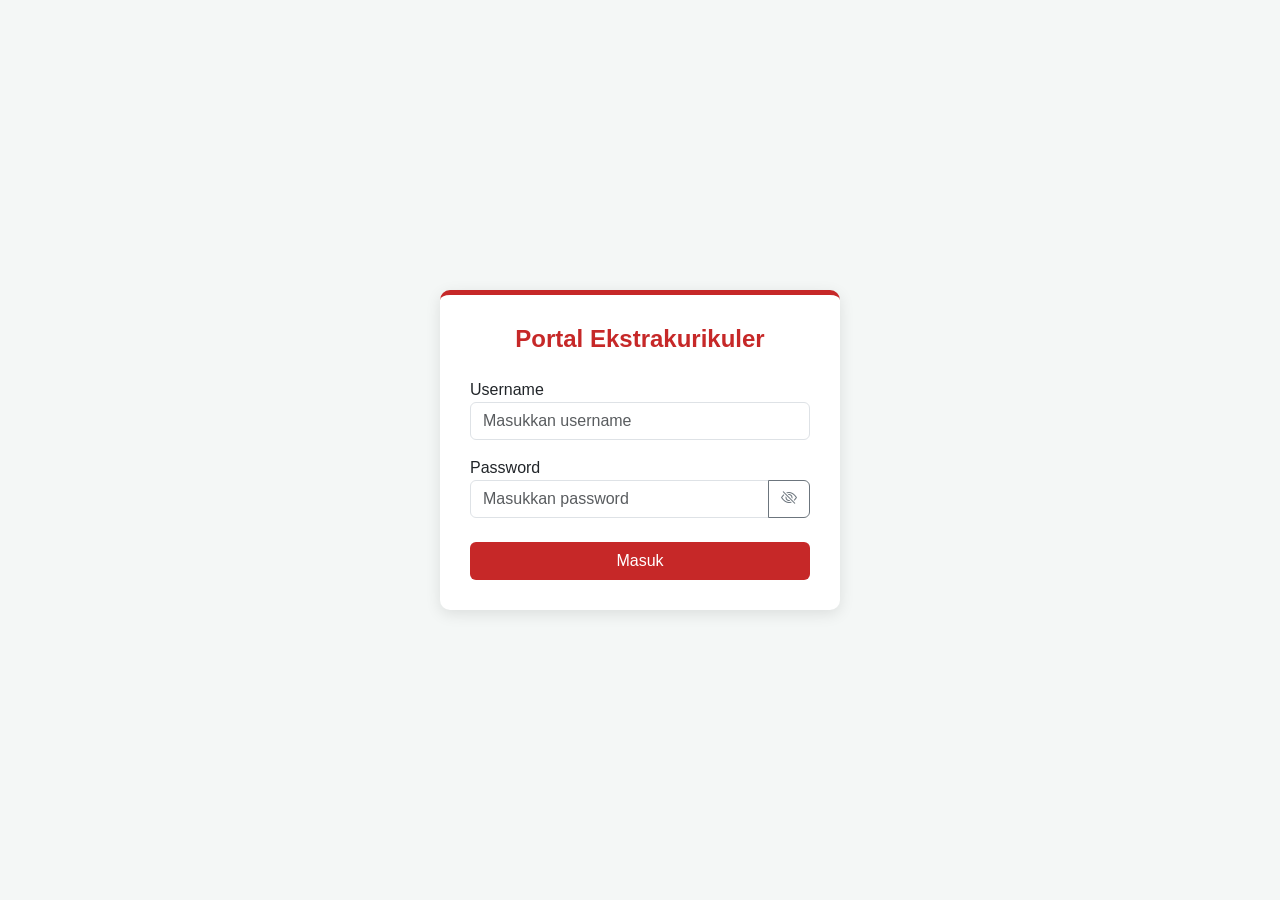
<file: inputekstrakurikuler.html>
<!DOCTYPE html>
<html lang="id">
<head>
  <meta charset="UTF-8">
  <meta name="viewport" content="width=device-width, initial-scale=1">
  <title>Portal Ekstrakurikuler</title>
  <link href="https://cdn.jsdelivr.net/npm/bootstrap@5.3.0/dist/css/bootstrap.min.css" rel="stylesheet">
  <link rel="stylesheet" href="https://cdn.jsdelivr.net/npm/bootstrap-icons@1.11.1/font/bootstrap-icons.css">
  <style>
    :root {
      --primary-red: #c62828;
      --light-red: #ffebee;
      --hover-red: #b71c1c;
    }
    body { background-color: #f4f7f6; font-family: 'Segoe UI', Tahoma, Geneva, Verdana, sans-serif; }
    
    /* Login Card */
    .login-container { min-height: 100vh; display: flex; align-items: center; justify-content: center; }
    .card-login { border: none; border-top: 5px solid var(--primary-red); border-radius: 10px; box-shadow: 0 4px 15px rgba(0,0,0,0.1); width: 100%; max-width: 400px; padding: 30px; background: white; }
    .btn-red { background-color: var(--primary-red); color: white; transition: 0.3s; }
    .btn-red:hover { background-color: var(--hover-red); color: white; }

    /* Layout Dashboard */
    #dashboard-view { display: none; }
    .sidebar { background-color: var(--primary-red); min-height: 100vh; color: white; padding-top: 20px;}
    .sidebar .nav-link { color: rgba(255,255,255,0.8); margin-bottom: 5px; border-radius: 5px; font-weight: 500;}
    .sidebar .nav-link:hover, .sidebar .nav-link.active { background-color: rgba(255,255,255,0.2); color: white; }
    
    /* Content Area */
    .content-area { padding: 30px; width: 100%; }
    .card-custom { background: white; border-radius: 12px; padding: 20px; box-shadow: 0 2px 10px rgba(0,0,0,0.04); border: none; }
    
    /* Tabel */
    .table thead th { background-color: var(--light-red); color: var(--primary-red); border-bottom: none; }
    .table tbody tr { vertical-align: middle; }
    .form-check-input:checked { background-color: var(--primary-red); border-color: var(--primary-red); }
    
    /* Loading overlay */
    #loading-overlay { display: none; position: fixed; top:0; left:0; width:100%; height:100%; background:rgba(255,255,255,0.8); z-index: 9999; justify-content: center; align-items: center; }
  </style>
</head>
<body>

  <div id="loading-overlay">
    <div class="spinner-border text-danger" role="status" style="width: 3rem; height: 3rem;"></div>
  </div>

  <div id="login-view" class="login-container">
    <div class="card-login">
      <h4 class="text-center mb-4" style="color: var(--primary-red); font-weight: bold;">Portal Ekstrakurikuler</h4>
      <div id="login-alert" class="alert alert-danger d-none"></div>
      
      <div class="mb-3">
        <label>Username</label>
        <input type="text" id="username" class="form-control" placeholder="Masukkan username" onkeyup="handleEnterKey(event)">
      </div>
      
      <div class="mb-4">
        <label>Password</label>
        <div class="input-group">
          <input type="password" id="password" class="form-control" placeholder="Masukkan password" onkeyup="handleEnterKey(event)">
          <button class="btn btn-outline-secondary" type="button" id="btn-toggle-pass" onclick="togglePassword()">
            <i class="bi bi-eye-slash" id="icon-pass"></i>
          </button>
        </div>
      </div>
      
      <button class="btn btn-red w-100" onclick="lakukanLogin()" id="btn-login">Masuk</button>
    </div>
  </div>

  <div id="dashboard-view" class="container-fluid p-0">
    <div class="d-flex flex-column flex-md-row">
      <nav class="sidebar col-md-3 col-lg-2 px-3">
        <h5 class="text-center mb-4 border-bottom pb-3">Menu Utama</h5>
        <ul class="nav flex-column" id="sidebar-menu">
          <li class="nav-item" id="menu-beranda">
            <a class="nav-link active" href="#" onclick="showPage('beranda')">Beranda</a>
          </li>
          <li class="nav-item" id="menu-data-murid">
            <a class="nav-link" href="#" onclick="showPage('data-murid')">Data Murid</a>
          </li>
          <li class="nav-item" id="menu-input-nilai">
            <a class="nav-link" href="#" onclick="showPage('input-nilai')">Input Nilai</a>
          </li>
          <li class="nav-item" id="menu-rekap-nilai">
            <a class="nav-link" href="#" onclick="showPage('rekap-nilai')">Rekap Nilai</a>
          </li>
          <li class="nav-item mt-4">
            <a class="nav-link text-warning" href="#" onclick="logout(false)">Keluar</a>
          </li>
        </ul>
      </nav>

      <main class="content-area">
        <div id="page-beranda">
          <div class="card-custom text-center py-5">
            <h2 style="color: var(--primary-red);">Selamat Datang, <span id="nama-pembina"></span>!</h2>
            <p class="text-muted">Bapak/Ibu <strong id="nama-ekskul"></strong></p>
          </div>
        </div>

        <div id="page-data-murid" class="d-none">
          <div class="card-custom">
            <h4 class="mb-4">Atur Keikutsertaan Murid</h4>
            <div class="row mb-3">
              <div class="col-md-4">
                <select id="filter-kelas" class="form-select" onchange="renderTabelMurid()">
                  <option value="Semua">Semua Kelas</option>
                </select>
              </div>
            </div>
            <div class="table-responsive">
              <table class="table table-hover">
                <thead>
                  <tr>
                    <th>Nama</th>
                    <th>Kelas</th>
                    <th class="text-center">Keikutsertaan</th>
                  </tr>
                </thead>
                <tbody id="tbody-murid"></tbody>
              </table>
            </div>
            <div class="text-end mt-3">
              <button class="btn btn-success px-4" onclick="simpanDataMurid()">Simpan Keikutsertaan</button>
            </div>
          </div>
        </div>

        <div id="page-input-nilai" class="d-none">
          <div class="card-custom">
            <h4 class="mb-4">Input Nilai Ekstrakurikuler</h4>
            
            <div class="row mb-3">
              <div class="col-md-4">
                <label class="form-label text-muted small">Filter Kelas:</label>
                <select id="filter-kelas-nilai" class="form-select border-primary" onchange="renderTabelNilai()">
                  <option value="Semua">Semua Kelas</option>
                </select>
              </div>
            </div>

            <div class="row mb-3 p-3 bg-light rounded border align-items-center">
              <div class="col-md-auto fw-bold text-danger">
                Isi Semua Nilai Sekaligus:
              </div>
              <div class="col-md-3">
                <select id="bulk-nilai" class="form-select border-danger">
                  <option value="">-- Pilih Nilai --</option>
                  <option value="Sangat Baik">Sangat Baik</option>
                  <option value="Baik">Baik</option>
                  <option value="Cukup">Cukup</option>
                  <option value="Kurang">Kurang</option>
                </select>
              </div>
              <div class="col-md-auto">
                <button class="btn btn-danger" onclick="terapkanSemuaNilai()">Terapkan ke Layar</button>
              </div>
            </div>

            <div class="table-responsive">
              <table class="table table-hover">
                <thead>
                  <tr>
                    <th>Nama</th>
                    <th>Kelas</th>
                    <th>Nilai</th>
                    <th>Deskripsi</th>
                  </tr>
                </thead>
                <tbody id="tbody-nilai"></tbody>
              </table>
            </div>
            <div class="text-end mt-3">
              <button class="btn btn-success px-4" onclick="simpanDataNilai()">Simpan Nilai</button>
            </div>
          </div>
        </div>

        <div id="page-rekap-nilai" class="d-none">
          <div class="card-custom">
            <h4 class="mb-4">Rekap Seluruh Nilai Ekstrakurikuler</h4>
            <div class="row mb-3">
              <div class="col-md-4">
                <select id="filter-kelas-rekap" class="form-select" onchange="renderTabelRekap()">
                  <option value="Semua">Semua Kelas</option>
                </select>
              </div>
            </div>
            <div class="table-responsive">
              <table class="table table-hover table-bordered">
                <thead>
                  <tr>
                    <th class="text-center">Nama Murid</th>
                    <th class="text-center">Kelas</th>
                    <th>Ekstrakurikuler yang Diikuti</th>
                    <th>Nilai</th>
                    <th>Deskripsi</th>
                  </tr>
                </thead>
                <tbody id="tbody-rekap"></tbody>
              </table>
            </div>
          </div>
        </div>
      </main>
    </div>
  </div>

  <script>
    // URL Web App GAS Anda
    const API_URL = 'https://script.google.com/macros/s/AKfycbzO9jrtOO6b8t7_whuAMArxYD2ilzu85D_sAcUuFNCWQ5vOV3KiCSoBoSExC3x5W9JS/exec';
    
    // --- KONFIGURASI SESI ---
    const SESSION_KEY = 'portal_ekskul_session';
    const TIMEOUT_MS = 30 * 60 * 1000;
    let inactivityTimer = null;

    let userData = null;
    let globalDataMurid = [];
    let globalRekapData = [];

    window.onload = function() {
      cekSesiAktif();
    };

    function handleEnterKey(event) {
      if (event.key === "Enter") lakukanLogin();
    }

    function togglePassword() {
      const inputPass = document.getElementById("password");
      const iconPass = document.getElementById("icon-pass");
      if (inputPass.type === "password") {
        inputPass.type = "text";
        iconPass.classList.replace("bi-eye-slash", "bi-eye");
      } else {
        inputPass.type = "password";
        iconPass.classList.replace("bi-eye", "bi-eye-slash");
      }
    }

    function simpanSesi(data) {
      localStorage.setItem(SESSION_KEY, JSON.stringify({ user: data, lastActive: Date.now() }));
    }

    function cekSesiAktif() {
      const dataTersimpan = localStorage.getItem(SESSION_KEY);
      if (dataTersimpan) {
        const sessionData = JSON.parse(dataTersimpan);
        if ((Date.now() - sessionData.lastActive) < TIMEOUT_MS) {
          userData = sessionData.user;
          masukDashboard();
          return;
        } else {
          logout(true); 
          return;
        }
      }
      document.getElementById('login-view').style.display = 'flex';
      document.getElementById('dashboard-view').style.display = 'none';
    }

    function resetWaktuAktivitas() {
      if (userData) {
        const dataTersimpan = localStorage.getItem(SESSION_KEY);
        if (dataTersimpan) {
          const sessionData = JSON.parse(dataTersimpan);
          sessionData.lastActive = Date.now();
          localStorage.setItem(SESSION_KEY, JSON.stringify(sessionData));
        }
        clearTimeout(inactivityTimer);
        inactivityTimer = setTimeout(() => { if (userData) logout(true); }, TIMEOUT_MS);
      }
    }

    ['click', 'mousemove', 'keypress', 'scroll', 'touchstart'].forEach(evt => {
      document.addEventListener(evt, resetWaktuAktivitas, { passive: true });
    });

    async function callAPI(payload) {
      try {
        const response = await fetch(API_URL, {
          method: 'POST',
          headers: { 'Content-Type': 'text/plain;charset=utf-8' },
          body: JSON.stringify(payload)
        });
        return await response.json();
      } catch (error) {
        alert('Terjadi kesalahan koneksi ke server.');
        return { status: false, pesan: 'Error koneksi' };
      }
    }

    function toggleLoading(show) {
      document.getElementById('loading-overlay').style.display = show ? 'flex' : 'none';
    }

    async function lakukanLogin() {
      const user = document.getElementById('username').value;
      const pass = document.getElementById('password').value;
      const alertBox = document.getElementById('login-alert');
      
      if(!user || !pass) return;
      toggleLoading(true);
      const res = await callAPI({ action: 'login', username: user, password: pass });
      
      if (res.status) {
        userData = res;
        simpanSesi(userData);
        masukDashboard();
      } else {
        toggleLoading(false);
        alertBox.innerText = res.pesan;
        alertBox.classList.remove('d-none');
      }
    }

    function masukDashboard() {
      document.getElementById('nama-pembina').innerText = userData.nama;
      
      const menuDataMurid = document.getElementById('menu-data-murid');
      const menuInputNilai = document.getElementById('menu-input-nilai');
      const menuRekapNilai = document.getElementById('menu-rekap-nilai');

      if (userData.ekskul === 'Admin') {
        document.getElementById('nama-ekskul').innerText = "Wali Kelas";
        menuDataMurid.classList.add('d-none');
        menuInputNilai.classList.add('d-none');
        menuRekapNilai.classList.remove('d-none');
        
        document.getElementById('login-view').style.display = 'none';
        document.getElementById('dashboard-view').style.display = 'block';
        document.getElementById('login-alert').classList.add('d-none');
        resetWaktuAktivitas();
        toggleLoading(false);
      } else {
        document.getElementById('nama-ekskul').innerText = "Pembina Ekskul " + userData.ekskul;
        menuDataMurid.classList.remove('d-none');
        menuInputNilai.classList.remove('d-none');
        menuRekapNilai.classList.add('d-none');
        
        document.getElementById('login-view').style.display = 'none';
        document.getElementById('dashboard-view').style.display = 'block';
        document.getElementById('login-alert').classList.add('d-none');
        resetWaktuAktivitas();
        loadDataDatabase();
      }
      showPage('beranda');
    }

    async function loadDataDatabase() {
      toggleLoading(true);
      const res = await callAPI({ action: 'getDataMurid', ekskul: userData.ekskul });
      if (res.status) {
        globalDataMurid = res.murid;
        
        // Isi pilihan kelas untuk halaman Data Murid dan Input Nilai
        const selectFilterMurid = document.getElementById('filter-kelas');
        const selectFilterNilai = document.getElementById('filter-kelas-nilai');
        
        selectFilterMurid.innerHTML = '<option value="Semua">Semua Kelas</option>';
        selectFilterNilai.innerHTML = '<option value="Semua">Semua Kelas</option>';
        
        res.kelas.forEach(kls => {
          selectFilterMurid.innerHTML += `<option value="${kls}">${kls}</option>`;
          selectFilterNilai.innerHTML += `<option value="${kls}">${kls}</option>`;
        });
        
        renderTabelMurid();
        renderTabelNilai();
      } else {
        alert(res.pesan);
      }
      toggleLoading(false);
    }

    async function loadRekapData() {
      toggleLoading(true);
      const res = await callAPI({ action: 'getRekapNilai' });
      if (res.status) {
        globalRekapData = res.rekap;
        const selectFilter = document.getElementById('filter-kelas-rekap');
        selectFilter.innerHTML = '<option value="Semua">Semua Kelas</option>';
        res.kelas.forEach(kls => selectFilter.innerHTML += `<option value="${kls}">${kls}</option>`);
        renderTabelRekap();
      } else {
        alert('Gagal mengambil data rekap.');
      }
      toggleLoading(false);
    }

    function renderTabelMurid() {
      const filter = document.getElementById('filter-kelas').value;
      const tbody = document.getElementById('tbody-murid');
      tbody.innerHTML = '';
      globalDataMurid.forEach((m, index) => {
        if (filter === 'Semua' || m.kelas === filter) {
          const isChecked = m.ceklis ? 'checked' : '';
          tbody.innerHTML += `<tr>
            <td>${m.nama}</td><td>${m.kelas}</td>
            <td class="text-center"><input class="form-check-input ceklis-murid" type="checkbox" data-index="${index}" ${isChecked} style="transform: scale(1.3);"></td>
          </tr>`;
        }
      });
    }

    function renderTabelNilai() {
      const filter = document.getElementById('filter-kelas-nilai').value;
      const tbody = document.getElementById('tbody-nilai');
      tbody.innerHTML = '';
      
      globalDataMurid.forEach((m, index) => {
        // Tampilkan hanya murid yang di-ceklis DAN sesuai dengan filter kelas
        if (m.ceklis && (filter === 'Semua' || m.kelas === filter)) {
          tbody.innerHTML += `<tr>
            <td style="width: 25%">${m.nama}</td><td style="width: 10%">${m.kelas}</td>
            <td style="width: 20%">
              <select class="form-select input-nilai-dropdown" data-index="${index}">
                <option value="" ${m.nilai===''?'selected':''}>Pilih Nilai</option>
                <option value="Sangat Baik" ${m.nilai==='Sangat Baik'?'selected':''}>Sangat Baik</option>
                <option value="Baik" ${m.nilai==='Baik'?'selected':''}>Baik</option>
                <option value="Cukup" ${m.nilai==='Cukup'?'selected':''}>Cukup</option>
                <option value="Kurang" ${m.nilai==='Kurang'?'selected':''}>Kurang</option>
              </select>
            </td>
            <td style="width: 45%"><input type="text" class="form-control input-deskripsi" data-index="${index}" value="${m.deskripsi}" placeholder="Tulis deskripsi..."></td>
          </tr>`;
        }
      });
    }

    function terapkanSemuaNilai() {
      const bulkValue = document.getElementById('bulk-nilai').value;
      if (!bulkValue) {
        alert('Pilih nilai pada kotak terlebih dahulu!');
        return;
      }
      
      const dropdowns = document.querySelectorAll('.input-nilai-dropdown');
      dropdowns.forEach(dd => {
        dd.value = bulkValue;
        
        // Memperbarui state memori agar saat ditekan simpan data terbaca
        const idx = dd.getAttribute('data-index');
        globalDataMurid[idx].nilai = bulkValue;
      });
    }

    function getWarnaEkskul(namaEkskul) {
      const warna = {
        'Angklung': '#FF9800', 'Baca Tulis Quran': '#4CAF50', 'English Club': '#2196F3',
        'Futsal': '#03A9F4', 'Marawis': '#8BC34A', 'Palang Merah Remaja': '#F44336',
        'Pencak Silat': '#607D8B', 'Pramuka': '#8D6E63', 'Tari': '#E91E63'
      };
      return warna[namaEkskul] || '#6c757d';
    }

    function renderTabelRekap() {
      const filter = document.getElementById('filter-kelas-rekap').value;
      const tbody = document.getElementById('tbody-rekap');
      tbody.innerHTML = '';

      const filteredData = globalRekapData.filter(r => filter === 'Semua' || r.kelas === filter);
      const groupedData = [];
      let namaSaatIni = null;
      let grupSaatIni = null;

      filteredData.forEach(r => {
        if (r.nama !== namaSaatIni) {
          namaSaatIni = r.nama;
          grupSaatIni = { nama: r.nama, kelas: r.kelas, daftarEkskul: [] };
          groupedData.push(grupSaatIni);
        }
        grupSaatIni.daftarEkskul.push({ ekskul: r.ekskul, nilai: r.nilai, deskripsi: r.deskripsi });
      });

      groupedData.forEach(grup => {
        const jumlahEkskul = grup.daftarEkskul.length;
        grup.daftarEkskul.forEach((eks, index) => {
          const tr = document.createElement('tr');
          if (index === 0) {
            tr.innerHTML += `<td rowspan="${jumlahEkskul}" class="align-middle fw-bold">${grup.nama}</td>`;
            tr.innerHTML += `<td rowspan="${jumlahEkskul}" class="align-middle text-center">${grup.kelas}</td>`;
          }
          const warnaBadge = getWarnaEkskul(eks.ekskul);
          tr.innerHTML += `<td><span class="badge" style="background-color: ${warnaBadge}; padding: 8px 12px;">${eks.ekskul}</span></td>`;
          tr.innerHTML += `<td><strong>${eks.nilai}</strong></td>`;
          tr.innerHTML += `<td><small>${eks.deskripsi}</small></td>`;
          tbody.appendChild(tr);
        });
      });
    }

    async function simpanDataMurid() {
      toggleLoading(true);
      const checkboxes = document.querySelectorAll('.ceklis-murid');
      checkboxes.forEach(cb => { globalDataMurid[cb.getAttribute('data-index')].ceklis = cb.checked; });
      const dataKirim = globalDataMurid.map(m => ({ baris: m.baris, ceklis: m.ceklis }));
      const res = await callAPI({ action: 'simpanKeikutsertaan', ekskul: userData.ekskul, dataKirim: dataKirim });
      toggleLoading(false);
      if(res.status) { alert(res.pesan); renderTabelNilai(); } else { alert('Gagal menyimpan.'); }
    }

    async function simpanDataNilai() {
      toggleLoading(true);
      
      // Ambil seluruh input yang muncul di layar (sesuai filter kelas)
      const dropdowns = document.querySelectorAll('.input-nilai-dropdown');
      const deskripsis = document.querySelectorAll('.input-deskripsi');
      
      // Update globalDataMurid dengan inputan terbaru di layar sebelum dikirim
      dropdowns.forEach((dd, i) => {
        const idx = dd.getAttribute('data-index');
        globalDataMurid[idx].nilai = dd.value;
        globalDataMurid[idx].deskripsi = deskripsis[i].value;
      });

      // Kita kirim seluruh data (termasuk kelas lain yang sedang disembunyikan filter)
      // supaya kelas lain tidak terhapus saat kelas A sedang disimpan.
      let dataKirim = [];
      globalDataMurid.forEach(m => {
        if(m.ceklis) { // Hanya yang ikut ekskul
          dataKirim.push({ baris: m.baris, nilai: m.nilai, deskripsi: m.deskripsi });
        }
      });

      const res = await callAPI({ action: 'simpanNilai', ekskul: userData.ekskul, dataKirim: dataKirim });
      toggleLoading(false);
      if(res.status) { alert(res.pesan); } else { alert('Gagal menyimpan.'); }
    }

    function showPage(pageId) {
      document.getElementById('page-beranda').classList.add('d-none');
      document.getElementById('page-data-murid').classList.add('d-none');
      document.getElementById('page-input-nilai').classList.add('d-none');
      document.getElementById('page-rekap-nilai').classList.add('d-none');
      
      document.querySelectorAll('#sidebar-menu .nav-link').forEach(el => el.classList.remove('active'));
      const activeLink = Array.from(document.querySelectorAll('#sidebar-menu .nav-link')).find(el => el.getAttribute('onclick').includes(pageId));
      if(activeLink) activeLink.classList.add('active');
      
      document.getElementById('page-' + pageId).classList.remove('d-none');
      if (pageId === 'rekap-nilai') loadRekapData();
    }

    function logout(karenaTimeout = false) {
      userData = null;
      localStorage.removeItem(SESSION_KEY);
      clearTimeout(inactivityTimer);
      document.getElementById('dashboard-view').style.display = 'none';
      document.getElementById('login-view').style.display = 'flex';
      document.getElementById('password').type = 'password';
      document.getElementById('icon-pass').classList.replace("bi-eye", "bi-eye-slash");
      document.getElementById('username').value = '';
      document.getElementById('password').value = '';
      const alertBox = document.getElementById('login-alert');
      if (karenaTimeout) {
        alertBox.innerText = 'Sesi Anda telah berakhir karena tidak ada aktivitas (30 menit). Silakan login kembali.';
        alertBox.classList.remove('d-none');
      } else {
        alertBox.classList.add('d-none');
      }
    }
  </script>
</body>
</html>
</file>
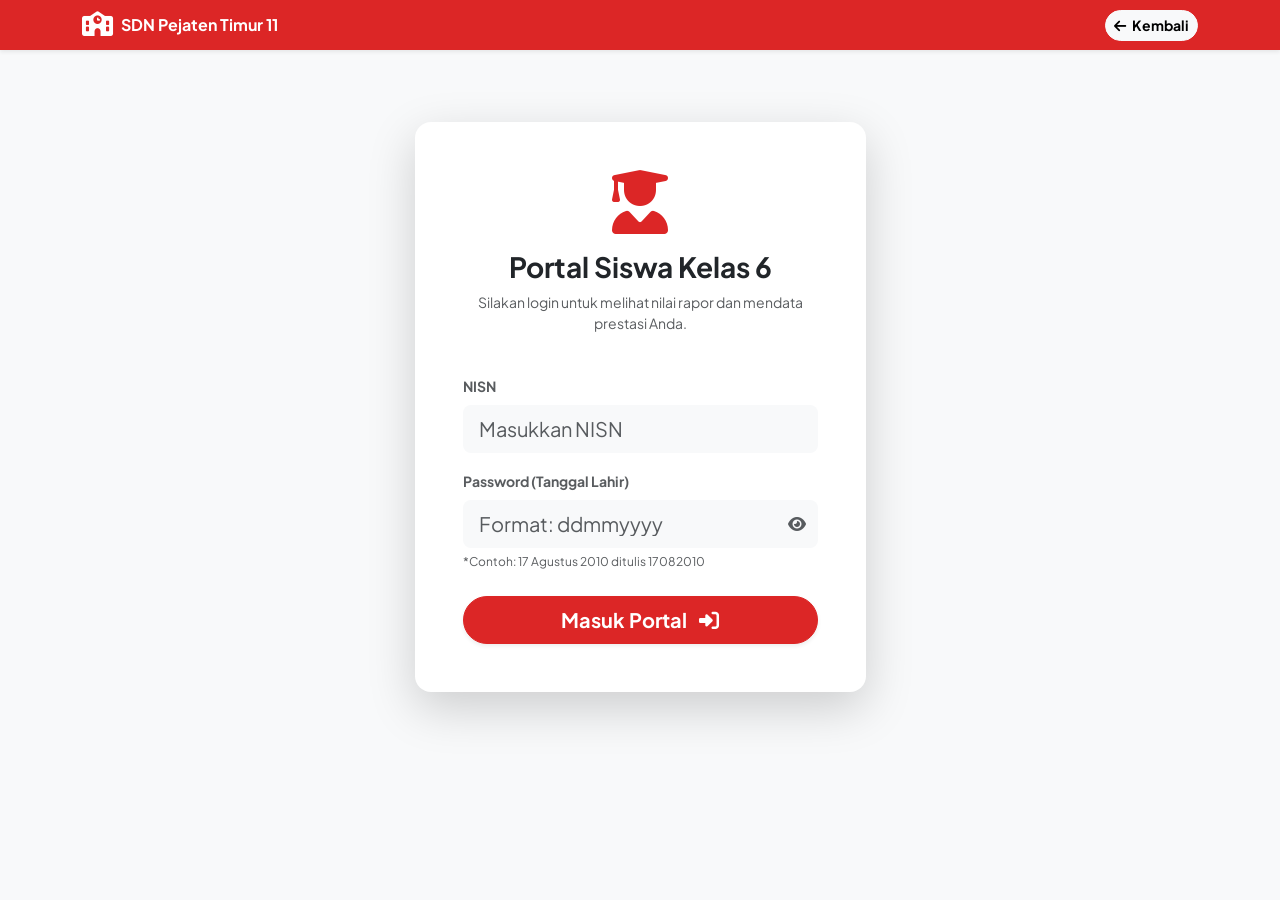
<file: pendataan-kelas6.html>
<!DOCTYPE html>
<html lang="id">
<head>
    <meta charset="UTF-8">
    <meta name="viewport" content="width=device-width, initial-scale=1.0">
    <title>Pendataan Kelas 6 - SDN Pejaten Timur 11</title>
    <link href="https://cdn.jsdelivr.net/npm/bootstrap@5.3.2/dist/css/bootstrap.min.css" rel="stylesheet">
    <link rel="stylesheet" href="https://cdnjs.cloudflare.com/ajax/libs/font-awesome/6.4.0/css/all.min.css">
    <link rel="stylesheet" href="style.css">
    <style>
        /* Tambahan styling khusus halaman pendataan */
        .data-label { font-weight: 600; color: #6c757d; }
        .data-value { font-weight: 700; color: #212529; }
        .row-data { padding: 8px 0; border-bottom: 1px dashed #dee2e6; }
        .row-data:last-child { border-bottom: none; }
        .colon { text-align: center; width: 20px; font-weight: bold; }
    </style>
</head>
<body class="bg-light no-scroll">
    
    <div id="preloader">
        <div class="text-center">
            <div class="loader-book mb-4">
                <i class="fas fa-book-open text-primary"></i>
            </div>
            <h5 class="fw-bold text-primary mb-1" style="letter-spacing: 3px; animation: pulse-text 1.5s infinite alternate;">MEMUAT...</h5>
            <small class="text-muted fw-medium">Menyiapkan Portal Siswa</small>
        </div>
    </div>

    <nav class="navbar navbar-expand-lg navbar-dark bg-primary shadow-sm position-static">
        <div class="container">
            <a class="navbar-brand d-flex align-items-center gap-2" href="index.html">
                <i class="fas fa-school fa-lg"></i>
                <span class="fw-bold fs-6">SDN Pejaten Timur 11</span>
            </a>
            <a href="index.html" class="btn btn-sm btn-light rounded-pill fw-bold"><i class="fas fa-arrow-left me-1"></i> Kembali</a>
        </div>
    </nav>

    <div id="login-section" class="container py-5 mt-4">
        <div class="row justify-content-center">
            <div class="col-md-5">
                <div class="card border-0 shadow-lg rounded-4 p-4 p-md-5">
                    <div class="text-center mb-4">
                        <i class="fas fa-user-graduate fa-4x text-primary mb-3"></i>
                        <h3 class="fw-bold text-dark">Portal Siswa Kelas 6</h3>
                        <p class="text-muted small">Silakan login untuk melihat nilai rapor dan mendata prestasi Anda.</p>
                    </div>
                    <form id="login-form">
                        <div class="mb-3">
                            <label class="fw-bold small text-muted mb-2">NISN</label>
                            <input type="text" id="login-nisn" class="form-control form-control-lg bg-light border-0" placeholder="Masukkan NISN" required autocomplete="off">
                        </div>
                        <div class="mb-4">
                            <label class="fw-bold small text-muted mb-2">Password (Tanggal Lahir)</label>
                            <div class="position-relative">
                                <input type="password" id="login-pass" class="form-control form-control-lg bg-light border-0 pe-5" placeholder="Format: ddmmyyyy" required>
                                <button type="button" id="toggle-pass" class="btn border-0 text-muted position-absolute top-50 end-0 translate-middle-y" style="z-index: 10;">
                                    <i class="fas fa-eye" id="toggle-icon"></i>
                                </button>
                            </div>
                            <small class="text-muted" style="font-size: 0.75rem;">*Contoh: 17 Agustus 2010 ditulis 17082010</small>
                        </div>
                        <button type="submit" id="btn-login" class="btn btn-primary btn-lg w-100 rounded-pill fw-bold shadow-sm">
                            Masuk Portal <i class="fas fa-sign-in-alt ms-2"></i>
                        </button>
                    </form>
                </div>
            </div>
        </div>
    </div>

    <div id="dashboard-section" class="container py-5 d-none">
        <div class="d-flex justify-content-between align-items-center mb-4">
            <h2 class="fw-bold text-dark mb-0">Halo, <span id="ds-nama-header" class="text-primary">Siswa</span>!</h2>
            <button onclick="logoutSiswa()" class="btn btn-outline-danger btn-sm rounded-pill fw-bold px-3">
                <i class="fas fa-sign-out-alt me-1"></i> Keluar
            </button>
        </div>

        <div class="row g-4">
            <div class="col-lg-5">
                <div class="card border-0 shadow-sm rounded-4 h-100">
                    <div class="card-header bg-white border-bottom-0 pt-4 pb-0 px-4">
                        <h5 class="fw-bold text-primary"><i class="fas fa-id-card me-2"></i>Data Diri Siswa</h5>
                    </div>
                    <div class="card-body p-4">
                        <div class="d-flex row-data"><div class="col-4 data-label">Kelas</div><div class="colon">:</div><div class="col data-value" id="ds-kelas">-</div></div>
                        <div class="d-flex row-data"><div class="col-4 data-label">NISN</div><div class="colon">:</div><div class="col data-value" id="ds-nisn">-</div></div>
                        <div class="d-flex row-data"><div class="col-4 data-label">Nama Lengkap</div><div class="colon">:</div><div class="col data-value" id="ds-nama">-</div></div>
                        <div class="d-flex row-data"><div class="col-4 data-label">Jenis Kelamin</div><div class="colon">:</div><div class="col data-value" id="ds-jk">-</div></div>
                        <div class="d-flex row-data"><div class="col-4 data-label">Tempat, Tgl Lahir</div><div class="colon">:</div><div class="col data-value" id="ds-ttl">-</div></div>
                        <div class="d-flex row-data"><div class="col-4 data-label">Agama</div><div class="colon">:</div><div class="col data-value" id="ds-agama">-</div></div>
                        <div class="d-flex row-data"><div class="col-4 data-label">Nama Ayah</div><div class="colon">:</div><div class="col data-value" id="ds-ayah">-</div></div>
                        <div class="d-flex row-data"><div class="col-4 data-label">Nama Ibu</div><div class="colon">:</div><div class="col data-value" id="ds-ibu">-</div></div>
                    </div>
                </div>
            </div>

            <div class="col-lg-7">
                <div class="card border-0 shadow-sm rounded-4 h-100">
                    <div class="card-header bg-white border-bottom-0 pt-4 pb-0 px-4">
                        <h5 class="fw-bold text-primary"><i class="fas fa-chart-bar me-2"></i>Rekapitulasi Nilai Rapor</h5>
                    </div>
                    <div class="card-body p-4">
                        <div class="table-responsive">
                            <table class="table table-hover table-bordered align-middle text-center">
                                <thead class="table-light">
                                    <tr>
                                        <th width="20%" rowspan="2" class="align-middle">Semester / Kelas</th>
                                        <th colspan="4">Mata Pelajaran</th>
                                    </tr>
                                    <tr>
                                        <th width="20%">PKN / PANCASILA</th>
                                        <th width="20%">B. INDONESIA</th>
                                        <th width="20%">MATEMATIKA</th>
                                        <th width="20%">IPAS</th>
                                    </tr>
                                </thead>
                                <tbody id="tabel-nilai">
                                    </tbody>
                            </table>
                        </div>
                    </div>
                </div>
            </div>

            <div class="col-12">
                <div class="card border-0 shadow-sm rounded-4">
                    <div class="card-header bg-white border-bottom-0 pt-4 pb-0 px-4 d-flex justify-content-between align-items-center">
                        <h5 class="fw-bold text-primary mb-0"><i class="fas fa-trophy me-2"></i>Data Prestasi Non Akademik</h5>
                        <button class="btn btn-primary btn-sm rounded-pill fw-bold shadow-sm" onclick="openPrestasiModal()">
                            <i class="fas fa-plus me-1"></i> Tambah Prestasi
                        </button>
                    </div>
                    <div class="card-body p-4">
                        <div class="table-responsive">
                            <table class="table table-hover align-middle">
                                <thead class="table-light text-center">
                                    <tr>
                                        <th width="5%">No</th>
                                        <th width="25%">Tingkat Lomba/Prestasi</th>
                                        <th width="35%">Nama Lomba</th>
                                        <th width="15%">Juara</th>
                                        <th width="20%">Sertifikat</th>
                                    </tr>
                                </thead>
                                <tbody id="tabel-prestasi" class="text-center">
                                    <tr><td colspan="5" class="text-muted py-4">Belum ada data prestasi yang tercatat.</td></tr>
                                </tbody>
                            </table>
                        </div>
                    </div>
                </div>
            </div>
        </div>
    </div>

    <div class="modal fade" id="modalTambahPrestasi" tabindex="-1" data-bs-backdrop="static">
        <div class="modal-dialog modal-dialog-centered">
            <div class="modal-content border-0 rounded-4 shadow-lg">
                <div class="modal-header border-0 pt-4 px-4">
                    <h5 class="fw-bold mb-0">Formulir Prestasi Baru</h5>
                    <button type="button" class="btn-close" data-bs-dismiss="modal"></button>
                </div>
                <div class="modal-body p-4">
                    <form id="form-prestasi">
                        <div class="mb-3">
                            <label class="fw-bold small text-muted mb-1">Tingkat Lomba/Prestasi</label>
                            <select id="input-tingkat" class="form-select bg-light border-0" required>
                                <option value="">Pilih Tingkat...</option>
                                <option value="Kota/Kabupaten">Tingkat Kota/Kabupaten</option>
                                <option value="Provinsi">Tingkat Provinsi</option>
                                <option value="Nasional">Tingkat Nasional</option>
                                <option value="Internasional">Tingkat Internasional</option>
                            </select>
                        </div>
                        <div class="mb-3">
                            <label class="fw-bold small text-muted mb-1">Nama Lomba / Kegiatan</label>
                            <input type="text" id="input-lomba" class="form-control bg-light border-0" placeholder="Tulis Nama Lomba yang Ada di Sertifikat!" required>
                        </div>
                        <div class="mb-3">
                            <label class="fw-bold small text-muted mb-1">Peringkat / Juara</label>
                            <select id="input-juara" class="form-select bg-light border-0" required>
                                <option value="">Pilih Juara...</option>
                                <option value="Juara 1">Juara 1</option>
                                <option value="Juara 2">Juara 2</option>
                                <option value="Juara 3">Juara 3</option>
                            </select>
                        </div>
                        <div class="mb-4">
                            <label class="fw-bold small text-muted mb-1">Unggah Bukti Sertifikat</label>
                            <input type="file" id="input-sertifikat" class="form-control bg-light border-0" accept="image/*,.pdf" required>
                            <small class="text-muted" style="font-size:0.75rem;">*Format gambar (JPG/PNG) atau PDF. Ukuran maksimal 2MB.</small>
                        </div>
                        <button type="submit" class="btn btn-primary w-100 fw-bold rounded-pill">Simpan Prestasi</button>
                    </form>
                </div>
            </div>
        </div>
    </div>

    <div class="modal fade" id="modalNotifikasi" tabindex="-1" aria-hidden="true" style="z-index: 1060;">
        <div class="modal-dialog modal-dialog-centered modal-sm">
            <div class="modal-content border-0 rounded-4 shadow-lg">
                <div class="modal-body text-center p-4">
                    <div id="notif-icon" class="mb-3"></div>
                    <h5 id="notif-title" class="fw-bold mb-2 text-dark">Pemberitahuan</h5>
                    <p id="notif-message" class="text-muted small mb-4"></p>
                    <button type="button" class="btn btn-primary w-100 rounded-pill fw-bold" data-bs-dismiss="modal">Mengerti</button>
                </div>
            </div>
        </div>
    </div>

    <div class="modal fade" id="modalKonfirmasi" tabindex="-1" aria-hidden="true" style="z-index: 1060;">
        <div class="modal-dialog modal-dialog-centered modal-sm">
            <div class="modal-content border-0 rounded-4 shadow-lg">
                <div class="modal-body text-center p-4">
                    <div class="mb-3">
                        <i class="fas fa-sign-out-alt fa-3x text-danger"></i>
                    </div>
                    <h5 class="fw-bold mb-2 text-dark">Keluar Portal</h5>
                    <p class="text-muted small mb-4">Apakah Anda yakin ingin keluar dari halaman pendataan ini?</p>
                    <div class="d-flex gap-2">
                        <button type="button" class="btn btn-light w-50 rounded-pill fw-bold" data-bs-dismiss="modal">Batal</button>
                        <button type="button" class="btn btn-danger w-50 rounded-pill fw-bold" onclick="prosesLogout()">Ya, Keluar</button>
                    </div>
                </div>
            </div>
        </div>
    </div>

    <script src="https://cdn.jsdelivr.net/npm/bootstrap@5.3.2/dist/js/bootstrap.bundle.min.js"></script>
    <script>
        // 1. MASUKKAN URL WEB APP KAMU DI SINI
        const SCRIPT_URL = 'https://script.google.com/macros/s/AKfycbz6hDWyFds_p0H3_eVhGsLrfHdbGDNhl6rKZxJEiAl4UuMZBOWH93QvPY9Hs988CGlK/exec';
        
        let currentStudent = null;
        let semesterHeaders = [];

        // FUNGSI NOTIFIKASI
        function showNotification(title, message, type = 'info') {
            const titleEl = document.getElementById('notif-title');
            const msgEl = document.getElementById('notif-message');
            const iconEl = document.getElementById('notif-icon');

            titleEl.innerText = title;
            msgEl.innerText = message;

            if (type === 'success') {
                iconEl.innerHTML = '<i class="fas fa-check-circle fa-3x text-success"></i>';
            } else if (type === 'error') {
                iconEl.innerHTML = '<i class="fas fa-times-circle fa-3x text-danger"></i>';
            } else if (type === 'warning') {
                iconEl.innerHTML = '<i class="fas fa-exclamation-triangle fa-3x text-warning"></i>';
            } else {
                iconEl.innerHTML = '<i class="fas fa-info-circle fa-3x text-primary"></i>';
            }
            new bootstrap.Modal(document.getElementById('modalNotifikasi')).show();
        }

        // CEK SESSION SAAT RELOAD
        window.addEventListener('load', () => {
            const savedStudent = sessionStorage.getItem('loggedStudent');
            const savedHeaders = sessionStorage.getItem('semesterHeaders');
            
            if (savedStudent && savedHeaders) {
                currentStudent = JSON.parse(savedStudent);
                semesterHeaders = JSON.parse(savedHeaders);
                tampilkanDashboard(currentStudent);
            }
            setTimeout(() => {
                document.getElementById('preloader').classList.add('hidden');
                document.body.classList.remove('no-scroll');
            }, 500);
        });

        // TOGGLE SHOW/HIDE PASSWORD
        const togglePass = document.getElementById('toggle-pass');
        if (togglePass) {
            togglePass.addEventListener('click', function() {
                const passInput = document.getElementById('login-pass');
                const icon = document.getElementById('toggle-icon');
                if (passInput.type === 'password') {
                    passInput.type = 'text';
                    icon.classList.replace('fa-eye', 'fa-eye-slash');
                } else {
                    passInput.type = 'password';
                    icon.classList.replace('fa-eye-slash', 'fa-eye');
                }
            });
        }

        // FUNGSI LOGIN
        document.getElementById('login-form').addEventListener('submit', async (e) => {
            e.preventDefault();
            const inputNISN = document.getElementById('login-nisn').value.trim();
            const inputPass = document.getElementById('login-pass').value.trim();
            const btn = document.getElementById('btn-login');
            
            btn.innerHTML = '<span class="spinner-border spinner-border-sm"></span> Memeriksa...';
            btn.disabled = true;

            try {
                const response = await fetch(SCRIPT_URL, {
                    method: 'POST',
                    body: JSON.stringify({ action: 'login', nisn: inputNISN, pass: inputPass })
                });
                const result = await response.json();
                
                if (result.success) {
                    currentStudent = result.data;
                    semesterHeaders = result.semesters;
                    
                    sessionStorage.setItem('loggedStudent', JSON.stringify(currentStudent));
                    sessionStorage.setItem('semesterHeaders', JSON.stringify(semesterHeaders));
                    tampilkanDashboard(currentStudent);
                } else {
                    showNotification('Login Gagal', result.message, 'error');
                }
            } catch (error) {
                showNotification('Koneksi Terputus', 'Gagal terhubung. Periksa koneksi internet Anda.', 'error');
            } finally {
                btn.innerHTML = 'Masuk Portal <i class="fas fa-sign-in-alt ms-2"></i>';
                btn.disabled = false;
            }
        });

        // TAMPILKAN DASHBOARD
        function tampilkanDashboard(dataSiswa) {
            document.getElementById('login-section').classList.add('d-none');
            document.getElementById('dashboard-section').classList.remove('d-none');

            const getVal = (idx) => dataSiswa[idx] ? dataSiswa[idx] : '-';
            let jkRaw = getVal(4).toUpperCase();
            let jkFull = (jkRaw === 'L') ? 'Laki-laki' : ((jkRaw === 'P') ? 'Perempuan' : jkRaw);
            
            document.getElementById('ds-nama-header').innerText = getVal(3);
            document.getElementById('ds-kelas').innerText = getVal(1);
            document.getElementById('ds-nisn').innerText = getVal(2);
            document.getElementById('ds-nama').innerText = getVal(3);
            document.getElementById('ds-jk').innerText = jkFull;
            document.getElementById('ds-ttl').innerText = `${getVal(5)}, ${getVal(6)}`;
            document.getElementById('ds-agama').innerText = getVal(7);
            document.getElementById('ds-ayah').innerText = getVal(8);
            document.getElementById('ds-ibu').innerText = getVal(9);

            const tbodyNilai = document.getElementById('tabel-nilai');
            let trHTML = '';
            const startIdx = [11, 15, 19, 23, 27];
            for (let i = 0; i < 5; i++) {
                let semName = semesterHeaders[i] || `Semester ${i+1}`;
                trHTML += `<tr><td class="fw-bold bg-light">${semName}</td><td>${getVal(startIdx[i])}</td><td>${getVal(startIdx[i]+1)}</td><td>${getVal(startIdx[i]+2)}</td><td>${getVal(startIdx[i]+3)}</td></tr>`;
            }
            tbodyNilai.innerHTML = trHTML;
            
            // Panggil fungsi render prestasi
            renderTabelPrestasi(dataSiswa);
        }

        // FUNGSI RENDER TABEL PRESTASI
        function renderTabelPrestasi(dataSiswa) {
            const tbodyPrestasi = document.getElementById('tabel-prestasi');
            let htmlTabel = '';
            let count = 0; 

            for (let i = 0; i < 5; i++) {
                let idx = 31 + (i * 4); 
                let tingkat = dataSiswa[idx] ? dataSiswa[idx].toString().trim() : '';
                
                if (tingkat !== '-' && tingkat !== '') {
                    count++;
                    let lomba = dataSiswa[idx+1] ? dataSiswa[idx+1] : '-';
                    let juara = dataSiswa[idx+2] ? dataSiswa[idx+2] : '-';
                    let sertif = dataSiswa[idx+3] ? dataSiswa[idx+3] : '-';
                    
                    let sertifHTML = (sertif !== '-' && sertif !== '') 
                        ? `<a href="${sertif}" target="_blank" class="btn btn-sm btn-outline-primary rounded-pill px-3"><i class="fas fa-image me-1"></i> Lihat</a>` 
                        : '-';
                    
                    // Menggunakan += agar baris sebelumnya tidak terhapus
                    htmlTabel += `
                        <tr>
                            <td class="fw-bold">${count}</td>
                            <td><span class="badge bg-info text-dark">${tingkat}</span></td>
                            <td class="text-start">${lomba}</td>
                            <td class="fw-bold text-success">${juara}</td>
                            <td>${sertifHTML}</td>
                        </tr>
                    `;
                }
            }

            if (count > 0) {
                tbodyPrestasi.innerHTML = htmlTabel;
            } else {
                tbodyPrestasi.innerHTML = `<tr><td colspan="5" class="text-muted py-4">Belum ada data prestasi yang tercatat.</td></tr>`;
            }
        }

        function openPrestasiModal() {
            new bootstrap.Modal(document.getElementById('modalTambahPrestasi')).show();
        }

        // SUBMIT PRESTASI
        document.getElementById('form-prestasi').addEventListener('submit', async (e) => {
            e.preventDefault();
            const btn = e.target.querySelector('button[type="submit"]');
            const fileInput = document.getElementById('input-sertifikat');
            const file = fileInput.files[0];

            if (file && file.size > 2 * 1024 * 1024) {
                showNotification('Peringatan', 'Ukuran file terlalu besar! Maksimal 2MB.', 'warning');
                return;
            }

            const tingkatVal = document.getElementById('input-tingkat').value;
            const lombaVal = document.getElementById('input-lomba').value;
            const juaraVal = document.getElementById('input-juara').value;

            const originalText = btn.innerHTML;
            btn.innerHTML = '<span class="spinner-border spinner-border-sm"></span> Menyimpan...';
            btn.disabled = true;

            if (file) {
                const reader = new FileReader();
                reader.onloadend = async function() {
                    await kirimDataKeServer(tingkatVal, lombaVal, juaraVal, reader.result, file.type, currentStudent[2] + "_" + file.name, btn, originalText);
                };
                reader.readAsDataURL(file);
            } else {
                await kirimDataKeServer(tingkatVal, lombaVal, juaraVal, "", "", "", btn, originalText);
            }
        });

        async function kirimDataKeServer(tingkat, lomba, juara, fileData, mimeType, fileName, btn, originalText) {
            try {
                const response = await fetch(SCRIPT_URL, {
                    method: 'POST',
                    body: JSON.stringify({ action: 'submitPrestasi', nisn: currentStudent[2], tingkat, lomba, juara, fileData, mimeType, fileName })
                });
                const result = await response.json();
                
                if (result.success) {
                    bootstrap.Modal.getInstance(document.getElementById('modalTambahPrestasi')).hide();
                    document.getElementById('form-prestasi').reset();
                    showNotification('Berhasil', result.message, 'success');
                    
                    const fileUrl = result.fileUrl || '-';
                    
                    // Update memori lokal pada slot yang benar
                    for (let i = 0; i < 5; i++) {
                        let idx = 31 + (i * 4);
                        let cekTingkat = currentStudent[idx] ? currentStudent[idx].toString().trim() : '';
                        if (cekTingkat === '' || cekTingkat === '-') {
                            currentStudent[idx] = tingkat;
                            currentStudent[idx+1] = lomba;
                            currentStudent[idx+2] = juara;
                            currentStudent[idx+3] = fileUrl;
                            break; 
                        }
                    }
                    
                    renderTabelPrestasi(currentStudent);
                    sessionStorage.setItem('loggedStudent', JSON.stringify(currentStudent));
                } else {
                    showNotification('Gagal Menyimpan', result.message || result.error, 'error');
                }
            } catch (error) {
                showNotification('Koneksi Terputus', 'Gagal menyimpan prestasi.', 'error');
            } finally {
                btn.innerHTML = originalText;
                btn.disabled = false;
            }
        }

        // FUNGSI LOGOUT
        function logoutSiswa() {
            new bootstrap.Modal(document.getElementById('modalKonfirmasi')).show();
        }

        function prosesLogout() {
            sessionStorage.removeItem('loggedStudent');
            sessionStorage.removeItem('semesterHeaders');
            currentStudent = null;
            bootstrap.Modal.getInstance(document.getElementById('modalKonfirmasi')).hide();
            document.getElementById('login-form').reset();
            document.getElementById('dashboard-section').classList.add('d-none');
            document.getElementById('login-section').classList.remove('d-none');
        }
    </script>
</body>
</html>
</file>
<file: style.css>
@import url('https://fonts.googleapis.com/css2?family=Plus+Jakarta+Sans:wght@300;400;600;700;800&display=swap');

:root {
    --school-red: #DC2626;      /* Merah Khas SD */
    --school-dark: #991B1B;     /* Merah Gelap */
    --school-light: #FEF2F2;    /* Merah Sangat Muda */
}

body {
    font-family: 'Plus Jakarta Sans', sans-serif;
    background-color: #f8f9fa;
    color: #343a40;
}

/* --- 1. OVERRIDE BOOTSTRAP --- */
.text-primary { color: var(--school-red) !important; }
.bg-primary { background-color: var(--school-red) !important; }
.btn-primary { 
    background-color: var(--school-red); 
    border-color: var(--school-red); 
}
.btn-primary:hover { 
    background-color: var(--school-dark);
    border-color: var(--school-dark);
}
.btn-outline-primary {
    color: var(--school-red);
    border-color: var(--school-red);
}
.btn-outline-primary:hover {
    background-color: var(--school-red);
    border-color: var(--school-red);
}

/* --- 2. LAYAR LOADING (PRELOADER) --- */
body.no-scroll { overflow: hidden; }

#preloader {
    position: fixed; top: 0; left: 0;
    width: 100%; height: 100vh;
    background-color: #ffffff;
    z-index: 999999; 
    display: flex; align-items: center; justify-content: center;
    transition: opacity 0.6s ease-out, visibility 0.6s ease-out;
}
#preloader.hidden { opacity: 0; visibility: hidden; }

.loader-book i {
    font-size: 5rem;
    animation: float-book 2s ease-in-out infinite;
    filter: drop-shadow(0 10px 10px rgba(220, 38, 38, 0.3));
}

@keyframes float-book {
    0% { transform: translateY(0) scale(1); }
    50% { transform: translateY(-20px) scale(1.1); color: var(--school-red); }
    100% { transform: translateY(0) scale(1); }
}
@keyframes pulse-text {
    from { opacity: 0.4; }
    to { opacity: 1; }
}

/* --- 3. KOMPONEN UI PUBLIK --- */
.navbar {
    background: rgba(220, 38, 38, 0.95);
    backdrop-filter: blur(10px);
    box-shadow: 0 4px 6px -1px rgba(0,0,0,0.1);
}
.navbar-brand img { height: 45px; }

.hero-section {
    position: relative;
    height: 100vh;
    display: flex; align-items: center;
    background: linear-gradient(rgba(0,0,0,0.6), rgba(0,0,0,0.8)), #1a1a1a; 
    background-size: cover; background-position: center; background-attachment: fixed;
    color: white;
    margin-top: -76px; padding-top: 76px;
}

.card {
    border: none; border-radius: 1rem;
    box-shadow: 0 0.125rem 0.25rem rgba(0, 0, 0, 0.075);
    transition: transform 0.3s ease, box-shadow 0.3s ease;
}
.card:hover {
    transform: translateY(-5px);
    box-shadow: 0 1rem 3rem rgba(0,0,0,.175);
}

.rounded-4 { border-radius: 1rem !important; }
.rounded-5 { border-radius: 2rem !important; }

.section-title::after {
    content: ''; display: block;
    width: 60px; height: 4px;
    background: var(--school-red);
    margin-top: 10px; border-radius: 2px;
}

.hover-primary:hover {
    color: var(--school-red) !important;
    padding-left: 5px; 
}
.transition-all { transition: all 0.3s ease; }

/* --- 4. ADMIN SIDEBAR & LAYOUT --- */
#sidebar-wrapper {
    min-height: 100vh; margin-left: -15rem;
    transition: margin .25s ease-out;
    background: white; border-right: 1px solid #dee2e6;
}
#sidebar-wrapper .list-group { width: 15rem; }
#page-content-wrapper { min-width: 100vw; }
body.sb-sidenav-toggled #sidebar-wrapper { margin-left: 0; }

@media (min-width: 768px) {
    #sidebar-wrapper { margin-left: 0; }
    #page-content-wrapper { min-width: 0; width: 100%; }
    body.sb-sidenav-toggled #sidebar-wrapper { margin-left: -15rem; }
}

/* Custom Sidebar Active Highlight (Disesuaikan dengan tema Merah SD) */
#sidebar-wrapper .list-group-item.active {
    background-color: var(--school-light) !important; 
    color: var(--school-red) !important; 
    border-left: 4px solid var(--school-red) !important; 
    border-radius: 0 !important; 
}
#sidebar-wrapper .list-group-item.active i {
    color: var(--school-red) !important;
}

/* --- 5. GALERI MASONRY (ANTI TERPOTONG) --- */
.justified-gallery {
    column-count: 3; /* Dibagi 3 kolom untuk layar besar */
    column-gap: 15px;
}

.justified-gallery img {
    width: 100%;
    height: auto; /* Membiarkan tinggi foto menyesuaikan aslinya */
    margin-bottom: 15px; /* Jarak antar foto ke bawah */
    display: block;
    border-radius: 8px;
    box-shadow: 0 4px 6px rgba(0,0,0,0.3);
    transition: transform 0.3s ease;
}

.justified-gallery img:hover {
    transform: scale(1.02);
    z-index: 2;
}

/* Responsif: Menyesuaikan jumlah kolom di layar yang lebih kecil */
@media (max-width: 992px) {
    .justified-gallery { column-count: 2; }
}

@media (max-width: 576px) {
    .justified-gallery { column-count: 1; } /* 1 kolom penuh di HP */
}
</file>
